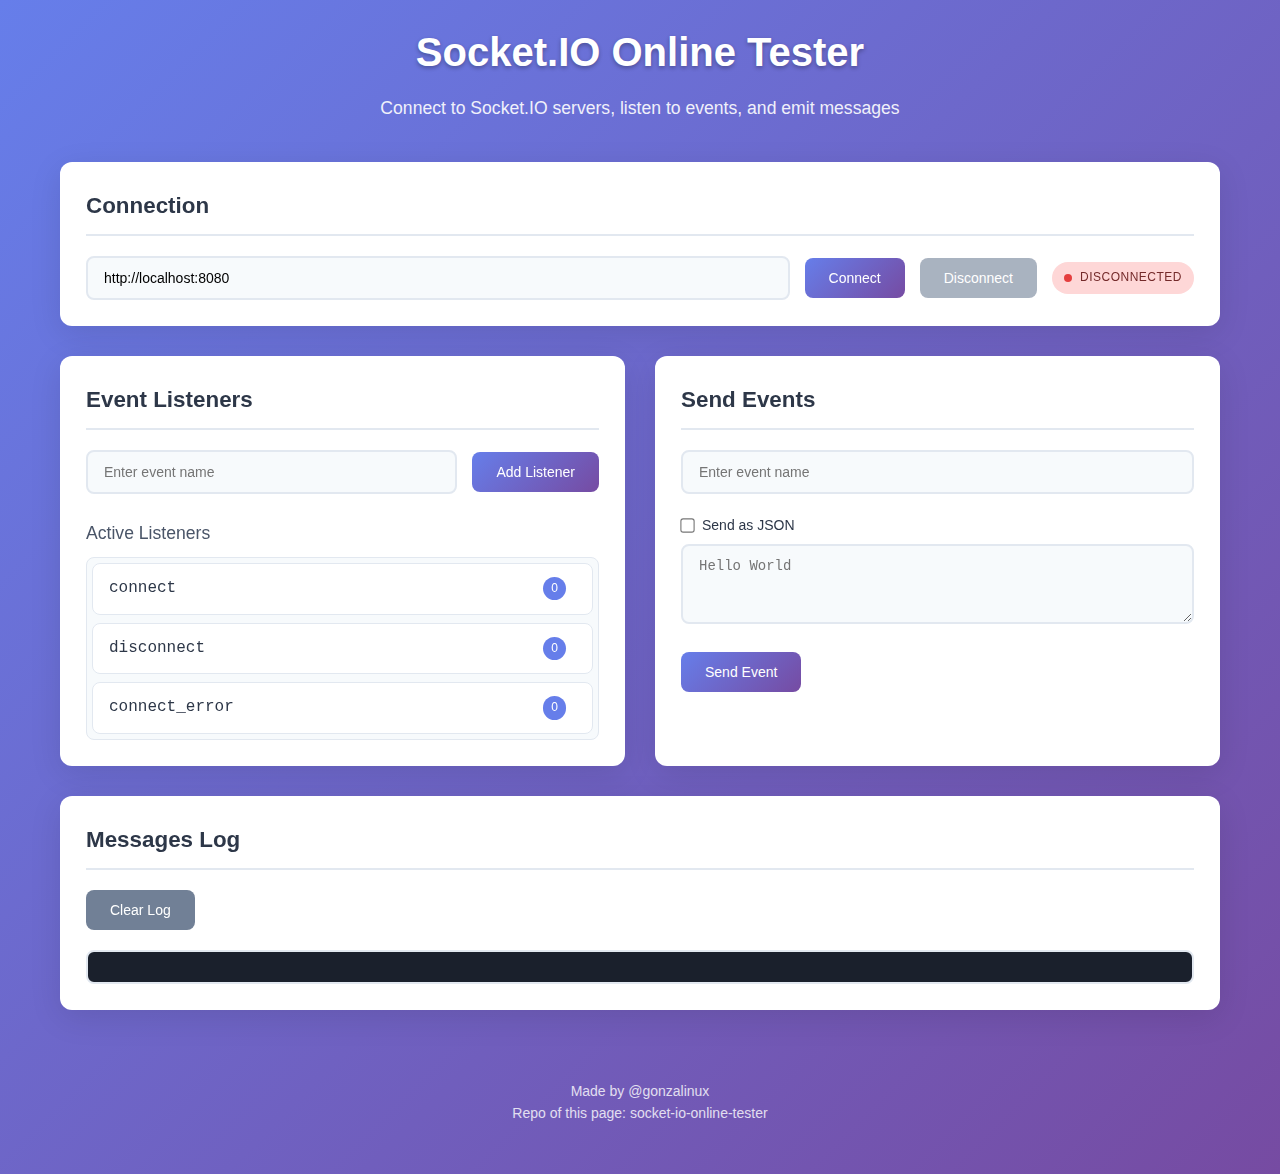
<file: index.html>
<!doctype html>
<html class="no-js" lang="">

<head>
  <meta charset="utf-8">
  <meta name="viewport" content="width=device-width, initial-scale=1">
  <title>Socket.IO Online Tester</title>
  <link rel="stylesheet" href="css/style.css">
  <meta name="description" content="Socket.IO Online Tester - Connect, listen, and emit events">

  <meta property="og:title" content="Socket.IO Online Tester">
  <meta property="og:type" content="website">
  <meta property="og:url" content="">
  <meta property="og:image" content="">
  <meta property="og:image:alt" content="Socket.IO Online Tester">

  <link rel="icon" href="/favicon.ico" sizes="any">
  <link rel="icon" href="/icon.svg" type="image/svg+xml">
  <link rel="apple-touch-icon" href="icon.png">

  <link rel="manifest" href="site.webmanifest">
  <meta name="theme-color" content="#fafafa">
  <script src="https://cdn.socket.io/4.8.1/socket.io.min.js" integrity="sha384-mkQ3/7FUtcGyoppY6bz/PORYoGqOl7/aSUMn2ymDOJcapfS6PHqxhRTMh1RR0Q6+" crossorigin="anonymous"></script>
</head>

<body>
  <div class="container">
    <header>
      <h1>Socket.IO Online Tester</h1>
      <p>Connect to Socket.IO servers, listen to events, and emit messages</p>
    </header>

    <main>
      <!-- Connection Section -->
      <section class="connection-section full-width">
        <h2>Connection</h2>
        <div class="connection-form">
          <input type="text" id="socket-url" placeholder="http://localhost:8080" value="http://localhost:8080">
          <button id="connect-btn" class="btn btn-primary">Connect</button>
          <button id="disconnect-btn" class="btn btn-secondary" disabled>Disconnect</button>
          <span id="connection-status" class="status-indicator disconnected">Disconnected</span>
          <span id="socket-id" class="socket-id-badge" style="display: none;">Socket ID: <span id="socket-id-value"></span></span>
        </div>
      </section>

      <!-- Event Listeners Section -->
      <section class="listeners-section">
        <h2>Event Listeners</h2>
        <div class="listener-form">
          <input type="text" id="event-name" placeholder="Enter event name">
          <button id="add-listener-btn" class="btn btn-primary">Add Listener</button>
        </div>
        <div class="listeners-list">
          <h3>Active Listeners</h3>
          <ul id="active-listeners"></ul>
        </div>
      </section>

      <!-- Event Emitter Section -->
      <section class="emitter-section">
        <h2>Send Events</h2>
        <div class="emitter-form">
          <div class="form-group">
            <input type="text" id="emit-event-name" placeholder="Enter event name">
          </div>
          <div class="form-group">
            <div class="data-type-selector">
              <label>
                <input type="checkbox" id="data-is-json"> Send as JSON
              </label>
            </div>
            <textarea id="emit-data" placeholder="Hello World"></textarea>
          </div>
          <button id="emit-btn" class="btn btn-primary">Send Event</button>
        </div>
      </section>

      <!-- Messages Log Section -->
      <section class="messages-section full-width">
        <h2>Messages Log</h2>
        <div class="messages-controls">
          <button id="clear-messages-btn" class="btn btn-secondary">Clear Log</button>
        </div>
        <div id="messages-log" class="messages-log"></div>
      </section>
    </main>

    <footer>
      <p>Made by <a href="https://github.com/gonzalinux" target="_blank" rel="noopener noreferrer">@gonzalinux</a></p>
      <p>Repo of this page: <a href="https://github.com/gonzalinux/socket-io-online-tester" target="_blank" rel="noopener noreferrer">socket-io-online-tester</a></p>
    </footer>
  </div>

  <script src="js/app.js" defer></script>
</body>

</html>
</file>
<file: css/style.css>
/*! Socket.IO Online Tester Styles */

/* ==========================================================================
   Base styles
   ========================================================================== */

* {
  box-sizing: border-box;
  margin: 0;
  padding: 0;
}

html {
  font-size: 16px;
  line-height: 1.6;
}

body {
  font-family: -apple-system, BlinkMacSystemFont, 'Segoe UI', Roboto, Oxygen, Ubuntu, Cantarell, sans-serif;
  background: linear-gradient(135deg, #667eea 0%, #764ba2 100%);
  min-height: 100vh;
  color: #333;
}

/* ==========================================================================
   Layout Components
   ========================================================================== */

.container {
  max-width: 1200px;
  margin: 0 auto;
  padding: 20px;
}

header {
  text-align: center;
  margin-bottom: 40px;
  color: white;
}

header h1 {
  font-size: 2.5rem;
  font-weight: 700;
  margin-bottom: 10px;
  text-shadow: 0 2px 4px rgba(0,0,0,0.3);
}

header p {
  font-size: 1.1rem;
  opacity: 0.9;
}

main {
  display: grid;
  grid-template-columns: 1fr 1fr;
  gap: 30px;
  margin-bottom: 40px;
}

section {
  background: white;
  border-radius: 12px;
  padding: 25px;
  box-shadow: 0 8px 32px rgba(0,0,0,0.1);
  backdrop-filter: blur(10px);
  border: 1px solid rgba(255,255,255,0.2);
}

section h2 {
  color: #2d3748;
  font-size: 1.4rem;
  font-weight: 600;
  margin-bottom: 20px;
  border-bottom: 2px solid #e2e8f0;
  padding-bottom: 10px;
}

section h3 {
  color: #4a5568;
  font-size: 1.1rem;
  font-weight: 500;
  margin: 15px 0 10px 0;
}

/* ==========================================================================
   Form Components
   ========================================================================== */

.form-group {
  margin-bottom: 20px;
}

label {
  display: block;
  margin-bottom: 8px;
  font-weight: 500;
  color: #2d3748;
}

input[type="text"], 
textarea {
  width: 100%;
  padding: 12px 16px;
  border: 2px solid #e2e8f0;
  border-radius: 8px;
  font-size: 14px;
  transition: all 0.2s ease;
  background: #f7fafc;
}

input[type="text"]:focus, 
textarea:focus {
  outline: none;
  border-color: #667eea;
  background: white;
  box-shadow: 0 0 0 3px rgba(102, 126, 234, 0.1);
}

textarea {
  min-height: 80px;
  resize: vertical;
  font-family: 'Monaco', 'Menlo', 'Ubuntu Mono', monospace;
}

/* ==========================================================================
   Button Components
   ========================================================================== */

.btn {
  padding: 12px 24px;
  border: none;
  border-radius: 8px;
  font-size: 14px;
  font-weight: 500;
  cursor: pointer;
  transition: all 0.2s ease;
  text-decoration: none;
  display: inline-block;
  text-align: center;
}

.btn:disabled {
  cursor: not-allowed;
  opacity: 0.6;
}

.btn-primary {
  background: linear-gradient(135deg, #667eea 0%, #764ba2 100%);
  color: white;
}

.btn-primary:hover:not(:disabled) {
  transform: translateY(-2px);
  box-shadow: 0 4px 12px rgba(102, 126, 234, 0.4);
}

.btn-secondary {
  background: #718096;
  color: white;
}

.btn-secondary:hover:not(:disabled) {
  background: #4a5568;
  transform: translateY(-2px);
}

.btn-danger {
  background: #e53e3e;
  color: white;
}

.btn-danger:hover:not(:disabled) {
  background: #c53030;
  transform: translateY(-2px);
}

/* ==========================================================================
   Status Components
   ========================================================================== */

.status-indicator {
  display: inline-flex;
  align-items: center;
  padding: 6px 12px;
  border-radius: 20px;
  font-size: 12px;
  font-weight: 500;
  text-transform: uppercase;
  letter-spacing: 0.5px;
}

.status-indicator::before {
  content: '';
  width: 8px;
  height: 8px;
  border-radius: 50%;
  margin-right: 8px;
}

.status-indicator.connected {
  background: #c6f6d5;
  color: #22543d;
}

.status-indicator.connected::before {
  background: #38a169;
}

.status-indicator.disconnected {
  background: #fed7d7;
  color: #742a2a;
}

.status-indicator.disconnected::before {
  background: #e53e3e;
}

.status-indicator.connecting {
  background: #fefcbf;
  color: #744210;
}

.status-indicator.connecting::before {
  background: #d69e2e;
  animation: pulse 1.5s infinite;
}

@keyframes pulse {
  0%, 100% { opacity: 1; }
  50% { opacity: 0.5; }
}

/* ==========================================================================
   Connection Controls
   ========================================================================== */

.connection-form {
  display: flex;
  align-items: center;
  gap: 15px;
  flex-wrap: wrap;
}

.connection-form input {
  flex: 1;
  min-width: 250px;
}

/* ==========================================================================
   Listeners Section
   ========================================================================== */

.listener-form {
  display: flex;
  gap: 15px;
  align-items: center;
  margin-bottom: 25px;
}

.listener-form input {
  flex: 1;
}

#active-listeners {
  list-style: none;
  max-height: 240px;
  overflow-y: auto;
  border: 1px solid #e2e8f0;
  border-radius: 8px;
  padding: 5px;
  background: #f7fafc;
}

.listener-item {
  display: flex;
  align-items: center;
  justify-content: space-between;
  padding: 12px 16px;
  background: white;
  border: 1px solid #e2e8f0;
  border-radius: 8px;
  margin-bottom: 8px;
}

.listener-item:last-child {
  margin-bottom: 0;
}

.listener-name {
  font-family: 'Monaco', 'Menlo', 'Ubuntu Mono', monospace;
  font-weight: 500;
  color: #2d3748;
}

.listener-count {
  background: #667eea;
  color: white;
  padding: 2px 8px;
  border-radius: 12px;
  font-size: 12px;
  margin-right: 10px;
}

.data-type-selector {
  margin-bottom: 8px;
}

.data-type-selector label {
  display: flex;
  align-items: center;
  font-size: 14px;
  cursor: pointer;
}

.data-type-selector input[type="checkbox"] {
  margin-right: 8px;
  transform: scale(1.1);
}

.socket-id-badge {
  display: inline-flex;
  align-items: center;
  padding: 4px 12px;
  background: #e2e8f0;
  color: #4a5568;
  border-radius: 16px;
  font-size: 12px;
  font-weight: 500;
  font-family: 'Monaco', 'Menlo', 'Ubuntu Mono', monospace;
  border: 1px solid #cbd5e0;
}

#socket-id-value {
  color: #2d3748;
  font-weight: 600;
}

/* ==========================================================================
   Messages Log
   ========================================================================== */

.messages-controls {
  margin-bottom: 20px;
}

.messages-log {
  max-height: 400px;
  overflow-y: auto;
  border: 2px solid #e2e8f0;
  border-radius: 8px;
  background: #1a202c;
  padding: 15px;
  font-family: 'Monaco', 'Menlo', 'Ubuntu Mono', monospace;
  font-size: 13px;
  line-height: 1.5;
}

.message-item {
  margin-bottom: 12px;
  padding-bottom: 12px;
  border-bottom: 1px solid #2d3748;
}

.message-item:last-child {
  margin-bottom: 0;
  padding-bottom: 0;
  border-bottom: none;
}

.message-timestamp {
  color: #a0aec0;
  font-size: 11px;
  margin-bottom: 4px;
}

.message-event {
  color: #63b3ed;
  font-weight: 600;
  margin-bottom: 4px;
}

.message-data {
  color: #68d391;
  white-space: pre-wrap;
  word-break: break-word;
}

.message-system {
  color: #fbb6ce;
}

.message-error {
  color: #fc8181;
}

/* ==========================================================================
   Full-width sections
   ========================================================================== */

.full-width {
  grid-column: 1 / -1;
}

/* ==========================================================================
   Footer
   ========================================================================== */

footer {
  text-align: center;
  padding: 30px 20px;
  color: white;
  margin-top: 40px;
}

footer p {
  font-size: 14px;
  opacity: 0.8;
}

footer a {
  color: white;
  text-decoration: none;
  font-weight: 500;
  transition: opacity 0.2s ease;
}

footer a:hover {
  opacity: 0.7;
}

/* ==========================================================================
   Responsive Design
   ========================================================================== */

@media (max-width: 768px) {
  .container {
    padding: 15px;
  }
  
  header h1 {
    font-size: 2rem;
  }
  
  main {
    grid-template-columns: 1fr;
    gap: 20px;
  }
  
  section {
    padding: 20px;
  }
  
  .connection-form {
    flex-direction: column;
    align-items: stretch;
  }
  
  .connection-form input {
    min-width: auto;
  }
  
  .listener-form {
    flex-direction: column;
    align-items: stretch;
  }
  
  .listener-item {
    flex-direction: column;
    align-items: stretch;
    gap: 10px;
  }
}
</file>
